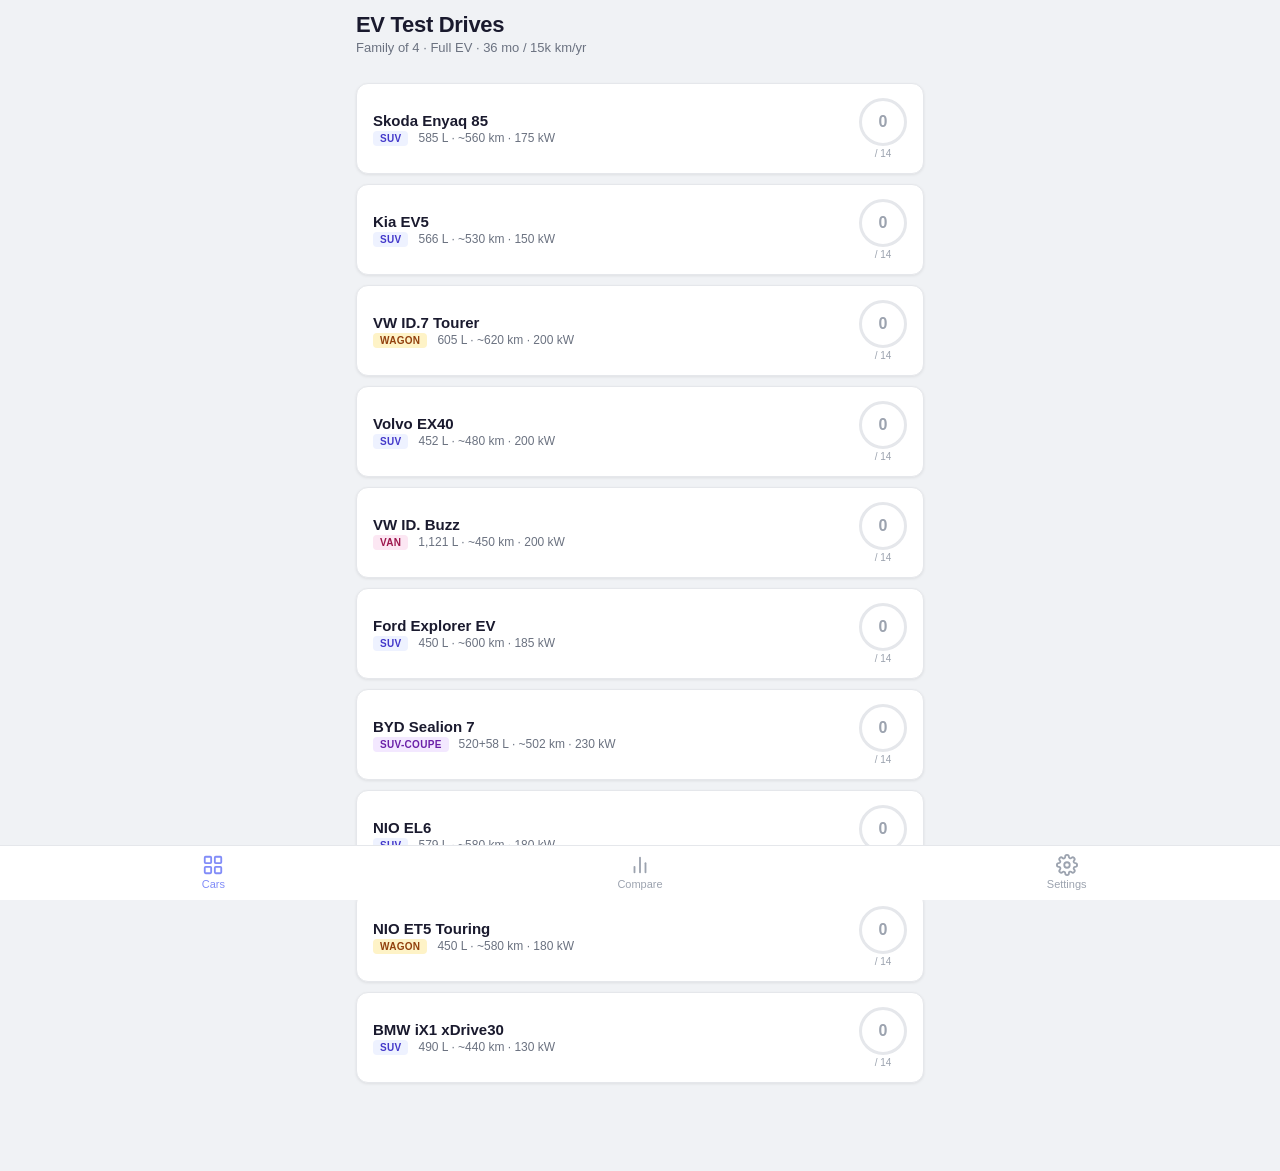
<file: index.html>
<!DOCTYPE html>
<html lang="en">
<head>
  <meta charset="UTF-8">
  <meta name="viewport" content="width=device-width, initial-scale=1.0, viewport-fit=cover">
  <meta name="apple-mobile-web-app-capable" content="yes">
  <meta name="apple-mobile-web-app-status-bar-style" content="black-translucent">
  <meta name="theme-color" content="#1a1a2e">
  <title>EV Test Drive Scorer</title>
  <link rel="manifest" href="manifest.json">
  <link rel="icon" href="icons/icon-192.svg" type="image/svg+xml">
  <link rel="apple-touch-icon" href="icons/icon-192.svg">
  <link rel="stylesheet" href="css/style.css">
</head>
<body>

  <!-- App Header -->
  <div class="app-header" id="app-header">
    <h1>EV Test Drives</h1>
    <p>Family of 4 &middot; Full EV &middot; 36 mo / 15k km/yr</p>
  </div>

  <!-- Home View -->
  <div class="view active" id="view-home">
    <div class="car-list" id="car-list"></div>
  </div>

  <!-- Score View -->
  <div class="view" id="view-score"></div>

  <!-- Compare View -->
  <div class="view" id="view-compare">
    <div id="compare-content"></div>
  </div>

  <!-- Settings View -->
  <div class="view" id="view-settings">
    <div class="settings-section">
      <div class="settings-item">
        <div>
          <div class="settings-item-label">Dark Mode</div>
          <div class="settings-item-desc">Easier on the eyes at the dealer</div>
        </div>
        <label class="toggle">
          <input type="checkbox" id="toggle-dark">
          <span class="toggle-slider"></span>
        </label>
      </div>
      <div class="settings-item">
        <div>
          <div class="settings-item-label">Export Data</div>
          <div class="settings-item-desc">Download scores as JSON</div>
        </div>
        <button class="btn btn-outline" id="btn-export">Export</button>
      </div>
      <div class="settings-item">
        <div>
          <div class="settings-item-label">Check for Update</div>
          <div class="settings-item-desc">Force-refresh the app to the latest version</div>
        </div>
        <button class="btn btn-outline" id="btn-update">Update</button>
      </div>
      <div class="settings-item">
        <div>
          <div class="settings-item-label">Reset All Scores</div>
          <div class="settings-item-desc">Clear all checks, notes, and dates</div>
        </div>
        <button class="btn btn-danger" id="btn-reset">Reset</button>
      </div>
    </div>
  </div>

  <!-- Tab Bar -->
  <nav class="tab-bar">
    <button id="tab-home" class="active">
      <svg viewBox="0 0 24 24" fill="none" stroke="currentColor" stroke-width="2" stroke-linecap="round" stroke-linejoin="round">
        <rect x="3" y="3" width="7" height="7" rx="1"></rect>
        <rect x="14" y="3" width="7" height="7" rx="1"></rect>
        <rect x="3" y="14" width="7" height="7" rx="1"></rect>
        <rect x="14" y="14" width="7" height="7" rx="1"></rect>
      </svg>
      Cars
    </button>
    <button id="tab-compare">
      <svg viewBox="0 0 24 24" fill="none" stroke="currentColor" stroke-width="2" stroke-linecap="round" stroke-linejoin="round">
        <line x1="18" y1="20" x2="18" y2="10"></line>
        <line x1="12" y1="20" x2="12" y2="4"></line>
        <line x1="6" y1="20" x2="6" y2="14"></line>
      </svg>
      Compare
    </button>
    <button id="tab-settings">
      <svg viewBox="0 0 24 24" fill="none" stroke="currentColor" stroke-width="2" stroke-linecap="round" stroke-linejoin="round">
        <circle cx="12" cy="12" r="3"></circle>
        <path d="M19.4 15a1.65 1.65 0 0 0 .33 1.82l.06.06a2 2 0 0 1-2.83 2.83l-.06-.06a1.65 1.65 0 0 0-1.82-.33 1.65 1.65 0 0 0-1 1.51V21a2 2 0 0 1-4 0v-.09A1.65 1.65 0 0 0 9 19.4a1.65 1.65 0 0 0-1.82.33l-.06.06a2 2 0 0 1-2.83-2.83l.06-.06A1.65 1.65 0 0 0 4.68 15a1.65 1.65 0 0 0-1.51-1H3a2 2 0 0 1 0-4h.09A1.65 1.65 0 0 0 4.6 9a1.65 1.65 0 0 0-.33-1.82l-.06-.06a2 2 0 0 1 2.83-2.83l.06.06A1.65 1.65 0 0 0 9 4.68a1.65 1.65 0 0 0 1-1.51V3a2 2 0 0 1 4 0v.09a1.65 1.65 0 0 0 1 1.51 1.65 1.65 0 0 0 1.82-.33l.06-.06a2 2 0 0 1 2.83 2.83l-.06.06A1.65 1.65 0 0 0 19.4 9a1.65 1.65 0 0 0 1.51 1H21a2 2 0 0 1 0 4h-.09a1.65 1.65 0 0 0-1.51 1z"></path>
      </svg>
      Settings
    </button>
  </nav>

  <!-- Toast -->
  <div class="toast" id="toast"></div>

  <!-- Confirmation Modal -->
  <div class="modal-overlay" id="modal-overlay">
    <div class="modal">
      <h3>Reset All Data?</h3>
      <p>This will clear all scores, notes, and dates. This cannot be undone.</p>
      <div class="modal-actions">
        <button class="btn btn-outline" id="modal-cancel">Cancel</button>
        <button class="btn btn-danger" id="modal-confirm">Reset</button>
      </div>
    </div>
  </div>

  <script src="js/app.js"></script>
</body>
</html>
</file>
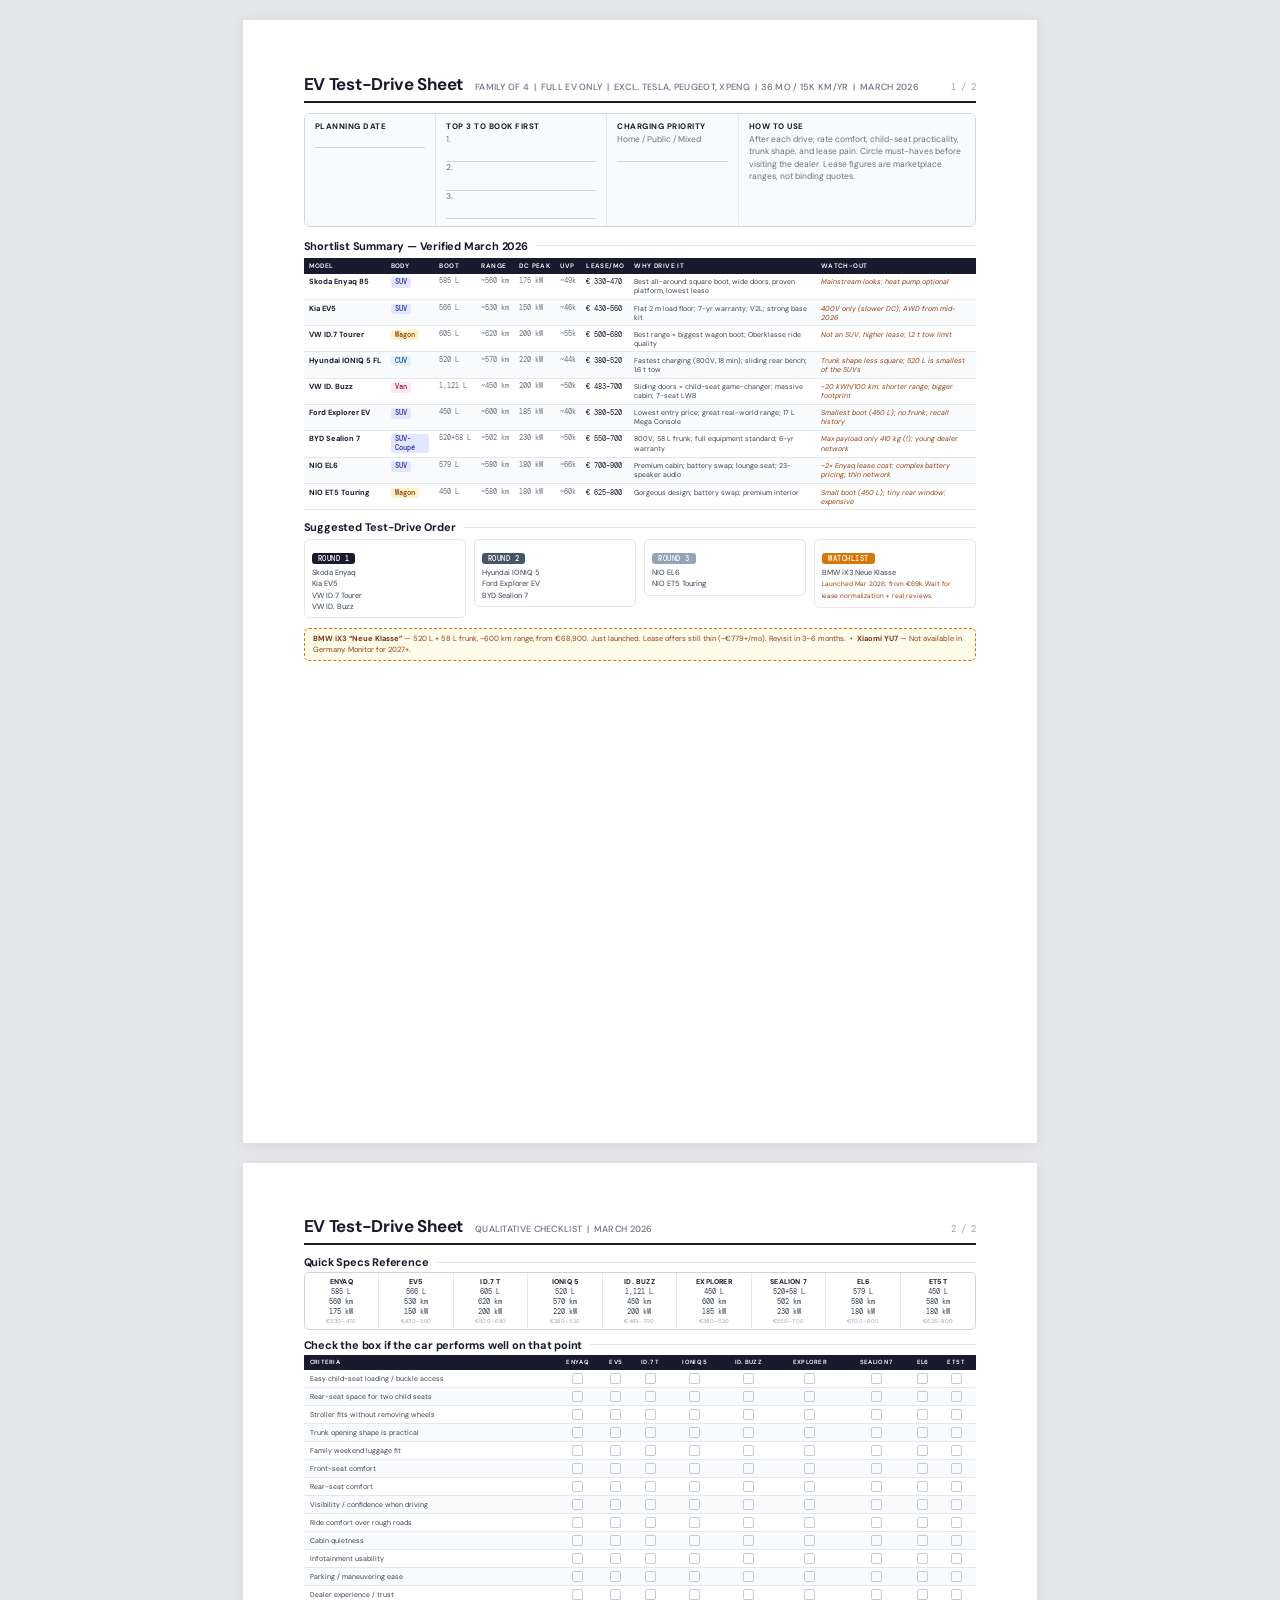
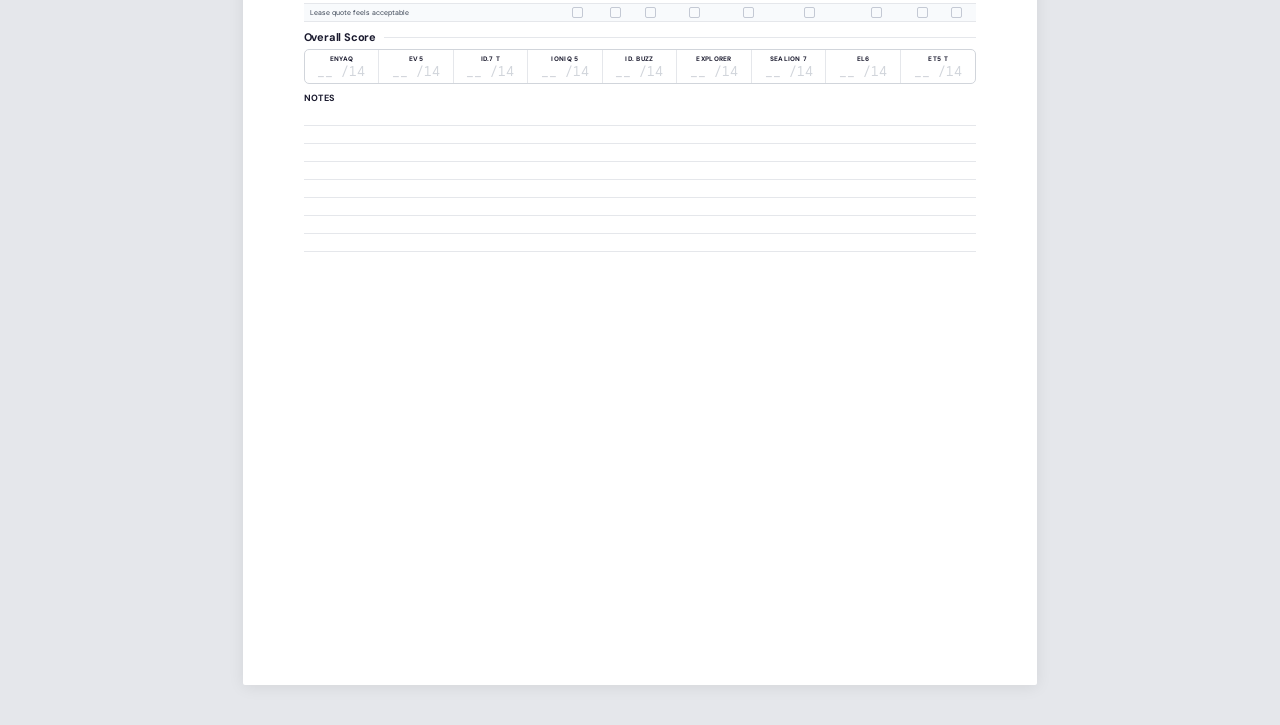
<file: ev_test_drive_sheet_v3.html>
<!DOCTYPE html>
<html lang="en">
<head>
<meta charset="UTF-8">
<meta name="viewport" content="width=device-width, initial-scale=1.0">
<title>EV Test-Drive Sheet — March 2026</title>
<link href="https://fonts.googleapis.com/css2?family=DM+Sans:ital,wght@0,400;0,500;0,600;0,700&family=DM+Mono:wght@400;500&display=swap" rel="stylesheet">
<style>
  @page {
    size: A4;
    margin: 14mm 16mm 12mm 16mm;
  }
  *, *::before, *::after { box-sizing: border-box; margin: 0; padding: 0; }
  body {
    font-family: 'DM Sans', sans-serif;
    color: #1a1a2e;
    background: #fff;
    -webkit-print-color-adjust: exact;
    print-color-adjust: exact;
  }
  .page {
    width: 210mm;
    min-height: 297mm;
    padding: 14mm 16mm 12mm 16mm;
    page-break-after: always;
    position: relative;
    overflow: hidden;
  }
  .page:last-child { page-break-after: auto; }

  /* ── HEADER ── */
  .header {
    display: flex;
    align-items: baseline;
    gap: 12px;
    padding-bottom: 6px;
    border-bottom: 2.5px solid #1a1a2e;
    margin-bottom: 10px;
  }
  .header h1 { font-size: 17px; font-weight: 700; letter-spacing: -0.3px; white-space: nowrap; }
  .header .meta { font-size: 9px; font-weight: 500; color: #6b7280; letter-spacing: 0.3px; text-transform: uppercase; }
  .header .page-label { margin-left: auto; font-family: 'DM Mono', monospace; font-size: 9px; color: #9ca3af; white-space: nowrap; }

  /* ── PLANNING STRIP ── */
  .planning-strip {
    display: grid;
    grid-template-columns: 1fr 1.3fr 1fr 1.8fr;
    gap: 0;
    border: 1px solid #d1d5db;
    border-radius: 6px;
    overflow: hidden;
    margin-bottom: 12px;
  }
  .planning-strip .cell { padding: 7px 10px; border-right: 1px solid #e5e7eb; background: #f8fafc; }
  .planning-strip .cell:last-child { border-right: none; }
  .planning-strip .cell-label { font-size: 8px; font-weight: 700; text-transform: uppercase; letter-spacing: 0.5px; color: #1a1a2e; margin-bottom: 3px; }
  .planning-strip .cell-content { font-size: 8.5px; color: #6b7280; line-height: 1.45; }
  .planning-strip .blank-line { display: block; border-bottom: 1px solid #d1d5db; height: 14px; margin-top: 2px; }

  /* ── SECTION TITLES ── */
  .section-title {
    font-size: 11px; font-weight: 700; letter-spacing: -0.2px; color: #1a1a2e;
    margin-bottom: 5px; display: flex; align-items: center; gap: 8px;
  }
  .section-title::after { content: ''; flex: 1; height: 1px; background: #e5e7eb; }

  /* ── SHORTLIST TABLE ── */
  .shortlist-table { width: 100%; border-collapse: collapse; font-size: 7.5px; margin-bottom: 10px; }
  .shortlist-table th {
    background: #1a1a2e; color: #fff; font-size: 6.5px; font-weight: 600;
    text-transform: uppercase; letter-spacing: 0.4px; padding: 4px 5px; text-align: left; white-space: nowrap;
  }
  .shortlist-table td { padding: 3.5px 5px; border-bottom: 1px solid #e5e7eb; vertical-align: top; line-height: 1.3; }
  .shortlist-table tr:nth-child(even) td { background: #f8fafc; }
  .shortlist-table .model-name { font-weight: 700; color: #1a1a2e; white-space: nowrap; }
  .shortlist-table .body-tag {
    display: inline-block; font-family: 'DM Mono', monospace; font-size: 6.5px;
    padding: 1px 4px; border-radius: 3px; background: #e0e7ff; color: #3730a3; font-weight: 500;
  }
  .shortlist-table .lease { font-family: 'DM Mono', monospace; font-size: 7px; white-space: nowrap; }
  .shortlist-table .specs { font-family: 'DM Mono', monospace; font-size: 6.5px; color: #6b7280; white-space: nowrap; }
  .shortlist-table .why { color: #374151; font-size: 7px; }
  .shortlist-table .watch { color: #92400e; font-style: italic; font-size: 7px; }

  /* ── DRIVE ORDER ── */
  .drive-order { display: flex; gap: 8px; margin-bottom: 10px; align-items: flex-start; }
  .round-block { flex: 1; border: 1px solid #e5e7eb; border-radius: 5px; padding: 5px 7px; background: #fefefe; }
  .round-label {
    font-family: 'DM Mono', monospace; font-size: 7px; font-weight: 500; text-transform: uppercase;
    letter-spacing: 0.5px; color: #fff; background: #1a1a2e; display: inline-block;
    padding: 1px 6px; border-radius: 3px; margin-bottom: 3px;
  }
  .round-label.r2 { background: #475569; }
  .round-label.r3 { background: #94a3b8; }
  .round-label.watch { background: #d97706; }
  .round-cars { font-size: 7.5px; color: #374151; line-height: 1.5; }

  /* ── WATCHLIST BOX ── */
  .watchlist-box {
    border: 1.5px dashed #d97706;
    border-radius: 5px;
    padding: 5px 8px;
    background: #fffbeb;
    margin-bottom: 0;
    font-size: 7.5px;
    color: #92400e;
    line-height: 1.4;
  }
  .watchlist-box strong { color: #78350f; }

  /* ══════════════ PAGE 2 ══════════════ */

  /* ── SPECS STRIP ── */
  .specs-strip {
    display: grid;
    grid-template-columns: repeat(9, 1fr);
    gap: 0;
    border: 1px solid #d1d5db;
    border-radius: 5px;
    overflow: hidden;
    margin-bottom: 8px;
    font-size: 6px;
  }
  .spec-col { border-right: 1px solid #e5e7eb; padding: 4px 2px; text-align: center; }
  .spec-col:last-child { border-right: none; }
  .spec-col .sc-name { font-weight: 700; font-size: 7px; color: #1a1a2e; text-transform: uppercase; letter-spacing: 0.2px; margin-bottom: 2px; }
  .spec-col .sc-row { font-family: 'DM Mono', monospace; font-size: 6.5px; color: #374151; line-height: 1.5; }
  .spec-col .sc-label { font-size: 5.5px; color: #9ca3af; text-transform: uppercase; letter-spacing: 0.3px; }

  /* ── CHECKLIST TABLE ── */
  .checklist-table { width: 100%; border-collapse: collapse; font-size: 7.5px; margin-bottom: 8px; }
  .checklist-table th {
    background: #1a1a2e; color: #fff; font-size: 6px; font-weight: 600;
    text-transform: uppercase; letter-spacing: 0.3px; padding: 4px 2px; text-align: center; line-height: 1.3;
  }
  .checklist-table th:first-child { text-align: left; padding-left: 6px; min-width: 130px; }
  .checklist-table td { padding: 3px 2px; border-bottom: 1px solid #e5e7eb; text-align: center; vertical-align: middle; }
  .checklist-table td:first-child { text-align: left; padding-left: 6px; font-size: 7px; color: #374151; }
  .checklist-table tr:nth-child(even) td { background: #f8fafc; }
  .check-box { display: inline-block; width: 11px; height: 11px; border: 1.5px solid #c4c9d4; border-radius: 2px; vertical-align: middle; }

  /* ── SCORE ROW ── */
  .score-row {
    display: grid; grid-template-columns: repeat(9, 1fr); gap: 0;
    border: 1px solid #d1d5db; border-radius: 5px; overflow: hidden; margin-bottom: 8px;
  }
  .score-cell { text-align: center; padding: 5px 2px; border-right: 1px solid #e5e7eb; }
  .score-cell:last-child { border-right: none; }
  .score-car-name { font-size: 6.5px; font-weight: 700; color: #1a1a2e; text-transform: uppercase; letter-spacing: 0.3px; margin-bottom: 2px; }
  .score-input { font-family: 'DM Mono', monospace; font-size: 13px; color: #d1d5db; line-height: 1; }

  /* ── NOTES ── */
  .notes-section { margin-top: 6px; }
  .notes-title { font-size: 9px; font-weight: 700; color: #1a1a2e; margin-bottom: 4px; text-transform: uppercase; letter-spacing: 0.4px; }
  .note-line { border-bottom: 1px solid #e5e7eb; height: 18px; }
  .note-line:last-child { border-bottom: none; }

  /* ── PRINT ── */
  @media print {
    body { background: none; }
    .page { padding: 0; width: auto; min-height: auto; }
  }
  @media screen {
    body { background: #e5e7eb; padding: 20px; }
    .page { background: #fff; margin: 0 auto 20px; box-shadow: 0 2px 16px rgba(0,0,0,0.08); border-radius: 2px; }
  }
</style>
</head>
<body>

<!-- ════════════════════ PAGE 1 ════════════════════ -->
<div class="page">

  <div class="header">
    <h1>EV Test-Drive Sheet</h1>
    <span class="meta">Family of 4 &nbsp;|&nbsp; Full EV only &nbsp;|&nbsp; Excl. Tesla, Peugeot, XPeng &nbsp;|&nbsp; 36 mo / 15k km/yr &nbsp;|&nbsp; March 2026</span>
    <span class="page-label">1 / 2</span>
  </div>

  <div class="planning-strip">
    <div class="cell">
      <div class="cell-label">Planning Date</div>
      <span class="blank-line"></span>
    </div>
    <div class="cell">
      <div class="cell-label">Top 3 to Book First</div>
      <div class="cell-content">1.<span class="blank-line"></span>2.<span class="blank-line"></span>3.<span class="blank-line"></span></div>
    </div>
    <div class="cell">
      <div class="cell-label">Charging Priority</div>
      <div class="cell-content">Home / Public / Mixed</div>
      <span class="blank-line"></span>
    </div>
    <div class="cell">
      <div class="cell-label">How to Use</div>
      <div class="cell-content">After each drive, rate comfort, child-seat practicality, trunk shape, and lease pain. Circle must-haves before visiting the dealer. Lease figures are marketplace ranges, not binding quotes.</div>
    </div>
  </div>

  <div class="section-title">Shortlist Summary &mdash; Verified March 2026</div>
  <table class="shortlist-table">
    <thead>
      <tr>
        <th>Model</th>
        <th>Body</th>
        <th>Boot</th>
        <th>Range</th>
        <th>DC Peak</th>
        <th>UVP</th>
        <th>Lease/mo</th>
        <th>Why Drive It</th>
        <th>Watch-Out</th>
      </tr>
    </thead>
    <tbody>
      <tr>
        <td class="model-name">Skoda Enyaq 85</td>
        <td><span class="body-tag">SUV</span></td>
        <td class="specs">585 L</td>
        <td class="specs">~560 km</td>
        <td class="specs">175 kW</td>
        <td class="specs">~49k</td>
        <td class="lease">&euro; 330&ndash;470</td>
        <td class="why">Best all-around: square boot, wide doors, proven platform, lowest lease</td>
        <td class="watch">Mainstream looks; heat pump optional</td>
      </tr>
      <tr>
        <td class="model-name">Kia EV5</td>
        <td><span class="body-tag">SUV</span></td>
        <td class="specs">566 L</td>
        <td class="specs">~530 km</td>
        <td class="specs">150 kW</td>
        <td class="specs">~46k</td>
        <td class="lease">&euro; 430&ndash;560</td>
        <td class="why">Flat 2 m load floor; 7-yr warranty; V2L; strong base kit</td>
        <td class="watch">400V only (slower DC); AWD from mid-2026</td>
      </tr>
      <tr>
        <td class="model-name">VW ID.7 Tourer</td>
        <td><span class="body-tag" style="background:#fef3c7;color:#92400e;">Wagon</span></td>
        <td class="specs">605 L</td>
        <td class="specs">~620 km</td>
        <td class="specs">200 kW</td>
        <td class="specs">~55k</td>
        <td class="lease">&euro; 500&ndash;680</td>
        <td class="why">Best range + biggest wagon boot; Oberklasse ride quality</td>
        <td class="watch">Not an SUV; higher lease; 1.2 t tow limit</td>
      </tr>
      <tr>
        <td class="model-name">Hyundai IONIQ 5 FL</td>
        <td><span class="body-tag" style="background:#e0f2fe;color:#075985;">CUV</span></td>
        <td class="specs">520 L</td>
        <td class="specs">~570 km</td>
        <td class="specs">220 kW</td>
        <td class="specs">~44k</td>
        <td class="lease">&euro; 380&ndash;520</td>
        <td class="why">Fastest charging (800V, 18 min); sliding rear bench; 1.6 t tow</td>
        <td class="watch">Trunk shape less square; 520 L is smallest of the SUVs</td>
      </tr>
      <tr>
        <td class="model-name">VW ID. Buzz</td>
        <td><span class="body-tag" style="background:#fce7f3;color:#9d174d;">Van</span></td>
        <td class="specs">1,121 L</td>
        <td class="specs">~450 km</td>
        <td class="specs">200 kW</td>
        <td class="specs">~50k</td>
        <td class="lease">&euro; 483&ndash;700</td>
        <td class="why">Sliding doors = child-seat game-changer; massive cabin; 7-seat LWB</td>
        <td class="watch">~20 kWh/100 km; shorter range; bigger footprint</td>
      </tr>
      <tr>
        <td class="model-name">Ford Explorer EV</td>
        <td><span class="body-tag">SUV</span></td>
        <td class="specs">450 L</td>
        <td class="specs">~600 km</td>
        <td class="specs">185 kW</td>
        <td class="specs">~40k</td>
        <td class="lease">&euro; 380&ndash;520</td>
        <td class="why">Lowest entry price; great real-world range; 17 L Mega Console</td>
        <td class="watch">Smallest boot (450 L); no frunk; recall history</td>
      </tr>
      <tr>
        <td class="model-name">BYD Sealion 7</td>
        <td><span class="body-tag">SUV-Coup&eacute;</span></td>
        <td class="specs">520+58 L</td>
        <td class="specs">~502 km</td>
        <td class="specs">230 kW</td>
        <td class="specs">~50k</td>
        <td class="lease">&euro; 550&ndash;700</td>
        <td class="why">800V; 58 L frunk; full equipment standard; 6-yr warranty</td>
        <td class="watch">Max payload only 410 kg (!); young dealer network</td>
      </tr>
      <tr>
        <td class="model-name">NIO EL6</td>
        <td><span class="body-tag">SUV</span></td>
        <td class="specs">579 L</td>
        <td class="specs">~580 km</td>
        <td class="specs">180 kW</td>
        <td class="specs">~66k</td>
        <td class="lease">&euro; 700&ndash;900</td>
        <td class="why">Premium cabin; battery swap; lounge seat; 23-speaker audio</td>
        <td class="watch">~2&times; Enyaq lease cost; complex battery pricing; thin network</td>
      </tr>
      <tr>
        <td class="model-name">NIO ET5 Touring</td>
        <td><span class="body-tag" style="background:#fef3c7;color:#92400e;">Wagon</span></td>
        <td class="specs">450 L</td>
        <td class="specs">~580 km</td>
        <td class="specs">180 kW</td>
        <td class="specs">~60k</td>
        <td class="lease">&euro; 625&ndash;800</td>
        <td class="why">Gorgeous design; battery swap; premium interior</td>
        <td class="watch">Small boot (450 L); tiny rear window; expensive</td>
      </tr>
    </tbody>
  </table>

  <div class="section-title">Suggested Test-Drive Order</div>
  <div class="drive-order">
    <div class="round-block">
      <span class="round-label">Round 1</span>
      <div class="round-cars">Skoda Enyaq<br>Kia EV5<br>VW ID.7 Tourer<br>VW ID. Buzz</div>
    </div>
    <div class="round-block">
      <span class="round-label r2">Round 2</span>
      <div class="round-cars">Hyundai IONIQ 5<br>Ford Explorer EV<br>BYD Sealion 7</div>
    </div>
    <div class="round-block">
      <span class="round-label r3">Round 3</span>
      <div class="round-cars">NIO EL6<br>NIO ET5 Touring</div>
    </div>
    <div class="round-block">
      <span class="round-label watch">Watchlist</span>
      <div class="round-cars">BMW iX3 Neue Klasse<br><span style="font-size:6.5px;color:#92400e;">Launched Mar 2026; from &euro;69k. Wait for lease normalization + real reviews.</span></div>
    </div>
  </div>

  <div class="watchlist-box">
    <strong>BMW iX3 &ldquo;Neue Klasse&rdquo;</strong> &mdash; 520 L + 58 L frunk, ~600 km range, from &euro;68,900. Just launched. Lease offers still thin (~&euro;779+/mo). Revisit in 3&ndash;6 months.
    &nbsp;&bull;&nbsp; <strong>Xiaomi YU7</strong> &mdash; Not available in Germany. Monitor for 2027+.
  </div>

</div>

<!-- ════════════════════ PAGE 2 ════════════════════ -->
<div class="page">

  <div class="header">
    <h1>EV Test-Drive Sheet</h1>
    <span class="meta">Qualitative Checklist &nbsp;|&nbsp; March 2026</span>
    <span class="page-label">2 / 2</span>
  </div>

  <!-- Quick-reference specs strip -->
  <div class="section-title" style="margin-bottom:3px;">Quick Specs Reference</div>
  <div class="specs-strip">
    <div class="spec-col">
      <div class="sc-name">Enyaq</div>
      <div class="sc-row">585 L</div>
      <div class="sc-row">560 km</div>
      <div class="sc-row">175 kW</div>
      <div class="sc-label">&euro;330&ndash;470</div>
    </div>
    <div class="spec-col">
      <div class="sc-name">EV5</div>
      <div class="sc-row">566 L</div>
      <div class="sc-row">530 km</div>
      <div class="sc-row">150 kW</div>
      <div class="sc-label">&euro;430&ndash;560</div>
    </div>
    <div class="spec-col">
      <div class="sc-name">ID.7 T</div>
      <div class="sc-row">605 L</div>
      <div class="sc-row">620 km</div>
      <div class="sc-row">200 kW</div>
      <div class="sc-label">&euro;500&ndash;680</div>
    </div>
    <div class="spec-col">
      <div class="sc-name">IONIQ 5</div>
      <div class="sc-row">520 L</div>
      <div class="sc-row">570 km</div>
      <div class="sc-row">220 kW</div>
      <div class="sc-label">&euro;380&ndash;520</div>
    </div>
    <div class="spec-col">
      <div class="sc-name">ID. Buzz</div>
      <div class="sc-row">1,121 L</div>
      <div class="sc-row">450 km</div>
      <div class="sc-row">200 kW</div>
      <div class="sc-label">&euro;483&ndash;700</div>
    </div>
    <div class="spec-col">
      <div class="sc-name">Explorer</div>
      <div class="sc-row">450 L</div>
      <div class="sc-row">600 km</div>
      <div class="sc-row">185 kW</div>
      <div class="sc-label">&euro;380&ndash;520</div>
    </div>
    <div class="spec-col">
      <div class="sc-name">Sealion 7</div>
      <div class="sc-row">520+58 L</div>
      <div class="sc-row">502 km</div>
      <div class="sc-row">230 kW</div>
      <div class="sc-label">&euro;550&ndash;700</div>
    </div>
    <div class="spec-col">
      <div class="sc-name">EL6</div>
      <div class="sc-row">579 L</div>
      <div class="sc-row">580 km</div>
      <div class="sc-row">180 kW</div>
      <div class="sc-label">&euro;700&ndash;900</div>
    </div>
    <div class="spec-col">
      <div class="sc-name">ET5 T</div>
      <div class="sc-row">450 L</div>
      <div class="sc-row">580 km</div>
      <div class="sc-row">180 kW</div>
      <div class="sc-label">&euro;625&ndash;800</div>
    </div>
  </div>

  <div class="section-title" style="margin-bottom:3px;">Check the box if the car performs well on that point</div>

  <table class="checklist-table">
    <thead>
      <tr>
        <th>Criteria</th>
        <th>Enyaq</th>
        <th>EV5</th>
        <th>ID.7 T</th>
        <th>IONIQ 5</th>
        <th>ID. Buzz</th>
        <th>Explorer</th>
        <th>Sealion 7</th>
        <th>EL6</th>
        <th>ET5 T</th>
      </tr>
    </thead>
    <tbody>
      <tr><td>Easy child-seat loading / buckle access</td><td><span class="check-box"></span></td><td><span class="check-box"></span></td><td><span class="check-box"></span></td><td><span class="check-box"></span></td><td><span class="check-box"></span></td><td><span class="check-box"></span></td><td><span class="check-box"></span></td><td><span class="check-box"></span></td><td><span class="check-box"></span></td></tr>
      <tr><td>Rear-seat space for two child seats</td><td><span class="check-box"></span></td><td><span class="check-box"></span></td><td><span class="check-box"></span></td><td><span class="check-box"></span></td><td><span class="check-box"></span></td><td><span class="check-box"></span></td><td><span class="check-box"></span></td><td><span class="check-box"></span></td><td><span class="check-box"></span></td></tr>
      <tr><td>Stroller fits without removing wheels</td><td><span class="check-box"></span></td><td><span class="check-box"></span></td><td><span class="check-box"></span></td><td><span class="check-box"></span></td><td><span class="check-box"></span></td><td><span class="check-box"></span></td><td><span class="check-box"></span></td><td><span class="check-box"></span></td><td><span class="check-box"></span></td></tr>
      <tr><td>Trunk opening shape is practical</td><td><span class="check-box"></span></td><td><span class="check-box"></span></td><td><span class="check-box"></span></td><td><span class="check-box"></span></td><td><span class="check-box"></span></td><td><span class="check-box"></span></td><td><span class="check-box"></span></td><td><span class="check-box"></span></td><td><span class="check-box"></span></td></tr>
      <tr><td>Family weekend luggage fit</td><td><span class="check-box"></span></td><td><span class="check-box"></span></td><td><span class="check-box"></span></td><td><span class="check-box"></span></td><td><span class="check-box"></span></td><td><span class="check-box"></span></td><td><span class="check-box"></span></td><td><span class="check-box"></span></td><td><span class="check-box"></span></td></tr>
      <tr><td>Front-seat comfort</td><td><span class="check-box"></span></td><td><span class="check-box"></span></td><td><span class="check-box"></span></td><td><span class="check-box"></span></td><td><span class="check-box"></span></td><td><span class="check-box"></span></td><td><span class="check-box"></span></td><td><span class="check-box"></span></td><td><span class="check-box"></span></td></tr>
      <tr><td>Rear-seat comfort</td><td><span class="check-box"></span></td><td><span class="check-box"></span></td><td><span class="check-box"></span></td><td><span class="check-box"></span></td><td><span class="check-box"></span></td><td><span class="check-box"></span></td><td><span class="check-box"></span></td><td><span class="check-box"></span></td><td><span class="check-box"></span></td></tr>
      <tr><td>Visibility / confidence when driving</td><td><span class="check-box"></span></td><td><span class="check-box"></span></td><td><span class="check-box"></span></td><td><span class="check-box"></span></td><td><span class="check-box"></span></td><td><span class="check-box"></span></td><td><span class="check-box"></span></td><td><span class="check-box"></span></td><td><span class="check-box"></span></td></tr>
      <tr><td>Ride comfort over rough roads</td><td><span class="check-box"></span></td><td><span class="check-box"></span></td><td><span class="check-box"></span></td><td><span class="check-box"></span></td><td><span class="check-box"></span></td><td><span class="check-box"></span></td><td><span class="check-box"></span></td><td><span class="check-box"></span></td><td><span class="check-box"></span></td></tr>
      <tr><td>Cabin quietness</td><td><span class="check-box"></span></td><td><span class="check-box"></span></td><td><span class="check-box"></span></td><td><span class="check-box"></span></td><td><span class="check-box"></span></td><td><span class="check-box"></span></td><td><span class="check-box"></span></td><td><span class="check-box"></span></td><td><span class="check-box"></span></td></tr>
      <tr><td>Infotainment usability</td><td><span class="check-box"></span></td><td><span class="check-box"></span></td><td><span class="check-box"></span></td><td><span class="check-box"></span></td><td><span class="check-box"></span></td><td><span class="check-box"></span></td><td><span class="check-box"></span></td><td><span class="check-box"></span></td><td><span class="check-box"></span></td></tr>
      <tr><td>Parking / maneuvering ease</td><td><span class="check-box"></span></td><td><span class="check-box"></span></td><td><span class="check-box"></span></td><td><span class="check-box"></span></td><td><span class="check-box"></span></td><td><span class="check-box"></span></td><td><span class="check-box"></span></td><td><span class="check-box"></span></td><td><span class="check-box"></span></td></tr>
      <tr><td>Dealer experience / trust</td><td><span class="check-box"></span></td><td><span class="check-box"></span></td><td><span class="check-box"></span></td><td><span class="check-box"></span></td><td><span class="check-box"></span></td><td><span class="check-box"></span></td><td><span class="check-box"></span></td><td><span class="check-box"></span></td><td><span class="check-box"></span></td></tr>
      <tr><td>Lease quote feels acceptable</td><td><span class="check-box"></span></td><td><span class="check-box"></span></td><td><span class="check-box"></span></td><td><span class="check-box"></span></td><td><span class="check-box"></span></td><td><span class="check-box"></span></td><td><span class="check-box"></span></td><td><span class="check-box"></span></td><td><span class="check-box"></span></td></tr>
    </tbody>
  </table>

  <div class="section-title">Overall Score</div>
  <div class="score-row">
    <div class="score-cell"><div class="score-car-name">Enyaq</div><div class="score-input">__ /14</div></div>
    <div class="score-cell"><div class="score-car-name">EV5</div><div class="score-input">__ /14</div></div>
    <div class="score-cell"><div class="score-car-name">ID.7 T</div><div class="score-input">__ /14</div></div>
    <div class="score-cell"><div class="score-car-name">IONIQ 5</div><div class="score-input">__ /14</div></div>
    <div class="score-cell"><div class="score-car-name">ID. Buzz</div><div class="score-input">__ /14</div></div>
    <div class="score-cell"><div class="score-car-name">Explorer</div><div class="score-input">__ /14</div></div>
    <div class="score-cell"><div class="score-car-name">Sealion 7</div><div class="score-input">__ /14</div></div>
    <div class="score-cell"><div class="score-car-name">EL6</div><div class="score-input">__ /14</div></div>
    <div class="score-cell" style="border-right:none;"><div class="score-car-name">ET5 T</div><div class="score-input">__ /14</div></div>
  </div>

  <div class="notes-section">
    <div class="notes-title">Notes</div>
    <div class="note-line"></div>
    <div class="note-line"></div>
    <div class="note-line"></div>
    <div class="note-line"></div>
    <div class="note-line"></div>
    <div class="note-line"></div>
    <div class="note-line"></div>
    <div class="note-line"></div>
    <div class="note-line"></div>
  </div>

</div>

</body>
</html>
</file>
<file: css/style.css>
/* ── Reset & Base ── */
*, *::before, *::after { box-sizing: border-box; margin: 0; padding: 0; }

:root {
  --bg: #f0f2f5;
  --surface: #ffffff;
  --primary: #1a1a2e;
  --primary-light: #2d2d4e;
  --accent: #818cf8;
  --accent-bg: #eef2ff;
  --green: #10b981;
  --green-bg: #ecfdf5;
  --amber: #d97706;
  --amber-bg: #fffbeb;
  --text: #1a1a2e;
  --text-secondary: #6b7280;
  --text-muted: #9ca3af;
  --border: #e5e7eb;
  --radius: 12px;
  --radius-sm: 8px;
  --shadow: 0 1px 3px rgba(0,0,0,0.08);
  --shadow-lg: 0 4px 12px rgba(0,0,0,0.1);
}

html {
  font-family: -apple-system, BlinkMacSystemFont, 'Segoe UI', Roboto, sans-serif;
  font-size: 16px;
  color: var(--text);
  background: var(--bg);
  -webkit-tap-highlight-color: transparent;
  overflow-x: hidden;
}

body {
  min-height: 100dvh;
  padding-bottom: 72px;
  overflow-x: hidden;
}

/* ── Navigation ── */
.tab-bar {
  position: fixed;
  bottom: 0;
  left: 0;
  right: 0;
  display: flex;
  background: var(--surface);
  border-top: 1px solid var(--border);
  z-index: 100;
  padding-bottom: env(safe-area-inset-bottom, 0);
}

.tab-bar button {
  flex: 1;
  border: none;
  background: none;
  padding: 8px 4px 10px;
  font-size: 11px;
  color: var(--text-muted);
  display: flex;
  flex-direction: column;
  align-items: center;
  gap: 2px;
  cursor: pointer;
  transition: color 0.2s;
}

.tab-bar button.active {
  color: var(--accent);
}

.tab-bar button svg {
  width: 22px;
  height: 22px;
}

/* ── Views ── */
.view {
  display: none;
  padding: 16px;
  max-width: 600px;
  margin: 0 auto;
}

.view.active {
  display: block;
}

/* ── Header ── */
.app-header {
  padding: calc(env(safe-area-inset-top, 0px) + 12px) 16px 0;
  max-width: 600px;
  margin: 0 auto;
}

.app-header h1 {
  font-size: 22px;
  font-weight: 700;
  letter-spacing: -0.3px;
}

.app-header p {
  font-size: 13px;
  color: var(--text-secondary);
  margin-top: 2px;
}

/* ── Car Cards (Home) ── */
.car-list {
  display: flex;
  flex-direction: column;
  gap: 10px;
  margin-top: 12px;
}

.car-card {
  background: var(--surface);
  border-radius: var(--radius);
  padding: 14px 16px;
  box-shadow: var(--shadow);
  display: flex;
  align-items: center;
  gap: 14px;
  cursor: pointer;
  transition: box-shadow 0.2s;
  text-decoration: none;
  color: inherit;
  border: 1px solid var(--border);
}

.car-card:active {
  box-shadow: var(--shadow-lg);
}

.car-card-info {
  flex: 1;
  min-width: 0;
}

.car-card-name {
  font-size: 15px;
  font-weight: 700;
  white-space: nowrap;
  overflow: hidden;
  text-overflow: ellipsis;
}

.car-card-specs {
  font-size: 12px;
  color: var(--text-secondary);
  margin-top: 2px;
  white-space: nowrap;
  overflow: hidden;
  text-overflow: ellipsis;
}

.body-tag {
  display: inline-block;
  font-size: 10px;
  font-weight: 600;
  padding: 2px 7px;
  border-radius: 4px;
  background: var(--accent-bg);
  color: #4338ca;
  text-transform: uppercase;
  letter-spacing: 0.3px;
}

.body-tag.wagon { background: #fef3c7; color: #92400e; }
.body-tag.cuv { background: #e0f2fe; color: #075985; }
.body-tag.van { background: #fce7f3; color: #9d174d; }
.body-tag.coupe { background: #f3e8ff; color: #6b21a8; }

.car-card-score {
  text-align: center;
  flex-shrink: 0;
}

.score-ring {
  width: 48px;
  height: 48px;
  border-radius: 50%;
  border: 3px solid var(--border);
  display: flex;
  align-items: center;
  justify-content: center;
  font-size: 16px;
  font-weight: 700;
  color: var(--text-muted);
  transition: border-color 0.3s, color 0.3s;
}

.score-ring.has-score {
  border-color: var(--accent);
  color: var(--accent);
}

.score-ring.full-score {
  border-color: var(--green);
  color: var(--green);
}

.score-total {
  font-size: 10px;
  color: var(--text-muted);
  margin-top: 2px;
}

/* ── Score View ── */
.score-header {
  display: flex;
  align-items: center;
  gap: 12px;
  margin-bottom: 16px;
}

.back-btn {
  border: none;
  background: none;
  padding: 8px;
  margin: -8px;
  cursor: pointer;
  color: var(--accent);
  display: flex;
  align-items: center;
}

.back-btn svg {
  width: 24px;
  height: 24px;
}

.score-car-title {
  font-size: 20px;
  font-weight: 700;
  flex: 1;
}

.score-car-badge {
  font-size: 28px;
  font-weight: 700;
  color: var(--accent);
}

/* Specs banner */
.specs-banner {
  display: grid;
  grid-template-columns: repeat(4, 1fr);
  gap: 1px;
  background: var(--border);
  border-radius: var(--radius-sm);
  overflow: hidden;
  margin-bottom: 16px;
}

.spec-item {
  background: var(--surface);
  padding: 10px 6px;
  text-align: center;
}

.spec-value {
  font-size: 14px;
  font-weight: 700;
  color: var(--text);
}

.spec-label {
  font-size: 10px;
  color: var(--text-muted);
  text-transform: uppercase;
  letter-spacing: 0.3px;
  margin-top: 2px;
}

/* Why / Watch */
.car-highlights {
  display: flex;
  flex-direction: column;
  gap: 8px;
  margin-bottom: 16px;
}

.highlight-box {
  padding: 10px 12px;
  border-radius: var(--radius-sm);
  font-size: 13px;
  line-height: 1.4;
}

.highlight-box.why {
  background: var(--green-bg);
  color: #065f46;
  border: 1px solid #a7f3d0;
}

.highlight-box.watch {
  background: var(--amber-bg);
  color: #92400e;
  border: 1px solid #fde68a;
}

.highlight-box strong {
  font-weight: 600;
}

/* Checklist */
.checklist {
  display: flex;
  flex-direction: column;
  gap: 0;
  margin-bottom: 16px;
}

.checklist-item {
  display: flex;
  align-items: center;
  gap: 12px;
  padding: 13px 14px;
  background: var(--surface);
  border: 1px solid var(--border);
  border-bottom: none;
  cursor: pointer;
  transition: background 0.15s;
  -webkit-user-select: none;
  user-select: none;
}

.checklist-item:first-child {
  border-radius: var(--radius-sm) var(--radius-sm) 0 0;
}

.checklist-item:last-child {
  border-bottom: 1px solid var(--border);
  border-radius: 0 0 var(--radius-sm) var(--radius-sm);
}

.checklist-item:only-child {
  border-radius: var(--radius-sm);
  border-bottom: 1px solid var(--border);
}

.checklist-item:active {
  background: #f9fafb;
}

.checklist-item.checked {
  background: #f0fdf4;
}

.check-icon {
  width: 24px;
  height: 24px;
  border-radius: 6px;
  border: 2px solid var(--border);
  flex-shrink: 0;
  display: flex;
  align-items: center;
  justify-content: center;
  transition: all 0.2s;
}

.checklist-item.checked .check-icon {
  background: var(--green);
  border-color: var(--green);
}

.check-icon svg {
  width: 14px;
  height: 14px;
  stroke: white;
  stroke-width: 3;
  fill: none;
  opacity: 0;
  transition: opacity 0.2s;
}

.checklist-item.checked .check-icon svg {
  opacity: 1;
}

.checklist-label {
  font-size: 14px;
  flex: 1;
  line-height: 1.3;
}

/* Notes */
.notes-area {
  width: 100%;
  min-height: 100px;
  border: 1px solid var(--border);
  border-radius: var(--radius-sm);
  padding: 12px;
  font-family: inherit;
  font-size: 14px;
  resize: vertical;
  color: var(--text);
  background: var(--surface);
}

.notes-area:focus {
  outline: none;
  border-color: var(--accent);
}

.section-label {
  font-size: 12px;
  font-weight: 600;
  text-transform: uppercase;
  letter-spacing: 0.5px;
  color: var(--text-secondary);
  margin-bottom: 8px;
  margin-top: 8px;
}

/* ── Compare View ── */
.compare-table-wrap {
  overflow-x: auto;
  -webkit-overflow-scrolling: touch;
  margin: 12px 0 0;
}

.compare-table {
  width: 100%;
  min-width: 500px;
  border-collapse: collapse;
  font-size: 12px;
}

.compare-table th {
  background: var(--primary);
  color: #fff;
  padding: 8px 6px;
  text-align: center;
  font-size: 10px;
  font-weight: 600;
  text-transform: uppercase;
  letter-spacing: 0.3px;
  position: sticky;
  top: 0;
  white-space: nowrap;
}

.compare-table th:first-child {
  text-align: left;
  padding-left: 10px;
  min-width: 100px;
  max-width: 120px;
  position: sticky;
  left: 0;
  z-index: 3;
  box-shadow: 2px 0 4px rgba(0,0,0,0.15);
}

.compare-table td {
  padding: 8px 6px;
  text-align: center;
  border-bottom: 1px solid var(--border);
  vertical-align: middle;
}

.compare-table td:first-child {
  text-align: left;
  padding-left: 10px;
  font-size: 11px;
  color: var(--text-secondary);
  background: var(--surface);
  position: sticky;
  left: 0;
  z-index: 2;
  max-width: 120px;
  word-wrap: break-word;
  box-shadow: 2px 0 4px rgba(0,0,0,0.15);
}

.compare-table tr:nth-child(even) td {
  background: #f9fafb;
}

.compare-table tr:nth-child(even) td:first-child {
  background: #f9fafb;
  box-shadow: 2px 0 4px rgba(0,0,0,0.15);
}

.compare-table .check-mark {
  color: var(--green);
  font-size: 16px;
  font-weight: 700;
}

.compare-table .empty-mark {
  color: var(--border);
  font-size: 14px;
}

.compare-table tr.score-row td {
  font-weight: 700;
  font-size: 14px;
  background: var(--accent-bg);
  color: var(--accent);
}

.compare-table tr.score-row td:first-child {
  background: var(--accent-bg);
  color: var(--text);
  box-shadow: 2px 0 4px rgba(0,0,0,0.15);
}

.compare-winner {
  background: var(--green-bg) !important;
  color: var(--green) !important;
}

/* ── Settings View ── */
.settings-section {
  background: var(--surface);
  border-radius: var(--radius);
  border: 1px solid var(--border);
  overflow: hidden;
  margin-top: 12px;
}

.settings-item {
  padding: 14px 16px;
  border-bottom: 1px solid var(--border);
  display: flex;
  justify-content: space-between;
  align-items: center;
}

.settings-item:last-child {
  border-bottom: none;
}

.settings-item-label {
  font-size: 14px;
}

.settings-item-desc {
  font-size: 12px;
  color: var(--text-secondary);
  margin-top: 2px;
}

.btn {
  padding: 10px 20px;
  border-radius: var(--radius-sm);
  border: none;
  font-size: 14px;
  font-weight: 600;
  cursor: pointer;
  transition: opacity 0.2s;
}

.btn:active {
  opacity: 0.8;
}

.btn-danger {
  background: #fee2e2;
  color: #dc2626;
}

.btn-primary {
  background: var(--accent);
  color: white;
}

.btn-outline {
  background: none;
  border: 1px solid var(--border);
  color: var(--text-secondary);
}

/* ── Misc ── */
.drive-date-input {
  width: 100%;
  padding: 10px 12px;
  border: 1px solid var(--border);
  border-radius: var(--radius-sm);
  font-family: inherit;
  font-size: 14px;
  color: var(--text);
  background: var(--surface);
  margin-bottom: 16px;
}

.drive-date-input:focus {
  outline: none;
  border-color: var(--accent);
}

.empty-state {
  text-align: center;
  padding: 40px 20px;
  color: var(--text-muted);
}

.empty-state p {
  font-size: 14px;
  margin-top: 8px;
}

/* Toast */
.toast {
  position: fixed;
  bottom: 80px;
  left: 50%;
  transform: translateX(-50%) translateY(20px);
  background: var(--primary);
  color: #fff;
  padding: 10px 20px;
  border-radius: 20px;
  font-size: 13px;
  opacity: 0;
  transition: all 0.3s;
  z-index: 200;
  pointer-events: none;
}

.toast.show {
  opacity: 1;
  transform: translateX(-50%) translateY(0);
}

/* Confirmation modal */
.modal-overlay {
  position: fixed;
  inset: 0;
  background: rgba(0,0,0,0.4);
  display: flex;
  align-items: center;
  justify-content: center;
  z-index: 300;
  opacity: 0;
  pointer-events: none;
  transition: opacity 0.2s;
}

.modal-overlay.show {
  opacity: 1;
  pointer-events: auto;
}

.modal {
  background: var(--surface);
  border-radius: var(--radius);
  padding: 24px;
  max-width: 300px;
  width: 90%;
  text-align: center;
}

.modal h3 {
  font-size: 17px;
  margin-bottom: 8px;
}

.modal p {
  font-size: 14px;
  color: var(--text-secondary);
  margin-bottom: 20px;
}

.modal-actions {
  display: flex;
  gap: 10px;
  justify-content: center;
}

/* ── Toggle Switch ── */
.toggle {
  position: relative;
  display: inline-block;
  width: 48px;
  height: 28px;
  flex-shrink: 0;
}

.toggle input {
  opacity: 0;
  width: 0;
  height: 0;
}

.toggle-slider {
  position: absolute;
  cursor: pointer;
  inset: 0;
  background: var(--border);
  border-radius: 28px;
  transition: background 0.3s;
}

.toggle-slider::before {
  content: '';
  position: absolute;
  height: 22px;
  width: 22px;
  left: 3px;
  bottom: 3px;
  background: white;
  border-radius: 50%;
  transition: transform 0.3s;
}

.toggle input:checked + .toggle-slider {
  background: var(--accent);
}

.toggle input:checked + .toggle-slider::before {
  transform: translateX(20px);
}

/* ── Dark Mode ── */
[data-theme="dark"] {
  --bg: #0f0f1a;
  --surface: #1a1a2e;
  --primary: #2d2d4e;
  --primary-light: #3d3d5c;
  --accent: #818cf8;
  --accent-bg: #1e1b4b;
  --green: #34d399;
  --green-bg: #052e16;
  --amber: #fbbf24;
  --amber-bg: #451a03;
  --text: #e5e7eb;
  --text-secondary: #9ca3af;
  --text-muted: #6b7280;
  --border: #374151;
  --shadow: 0 1px 3px rgba(0,0,0,0.3);
  --shadow-lg: 0 4px 12px rgba(0,0,0,0.4);
}

[data-theme="dark"] .tab-bar {
  background: #111827;
  border-top-color: #1f2937;
}

[data-theme="dark"] .compare-table th {
  background: #2d2d4e;
}

[data-theme="dark"] .compare-table td:first-child {
  background: var(--surface);
  box-shadow: 2px 0 6px rgba(0,0,0,0.4);
}

[data-theme="dark"] .compare-table th:first-child {
  box-shadow: 2px 0 6px rgba(0,0,0,0.4);
}

[data-theme="dark"] .compare-table tr:nth-child(even) td {
  background: #111827;
}

[data-theme="dark"] .compare-table tr:nth-child(even) td:first-child {
  background: #111827;
  box-shadow: 2px 0 6px rgba(0,0,0,0.4);
}

[data-theme="dark"] .compare-table tr.score-row td {
  background: #2a2a4a;
  color: #a5b4fc;
}

[data-theme="dark"] .compare-table tr.score-row td,
[data-theme="dark"] .compare-table tr.score-row td:first-child {
  background: #2a2a4a;
  color: #c7d2fe;
}

[data-theme="dark"] .compare-table tr.score-row td:first-child {
  box-shadow: 2px 0 6px rgba(0,0,0,0.4);
}

[data-theme="dark"] .checklist-item.checked {
  background: #052e16;
}

[data-theme="dark"] .checklist-item:active {
  background: #1f2937;
}

[data-theme="dark"] .highlight-box.why {
  background: #052e16;
  color: #6ee7b7;
  border-color: #065f46;
}

[data-theme="dark"] .highlight-box.watch {
  background: #451a03;
  color: #fbbf24;
  border-color: #92400e;
}

[data-theme="dark"] .modal {
  background: #1f2937;
}

[data-theme="dark"] .toast {
  background: #e5e7eb;
  color: #1a1a2e;
}

[data-theme="dark"] meta[name="theme-color"] {
  content: #0f0f1a;
}
</file>
